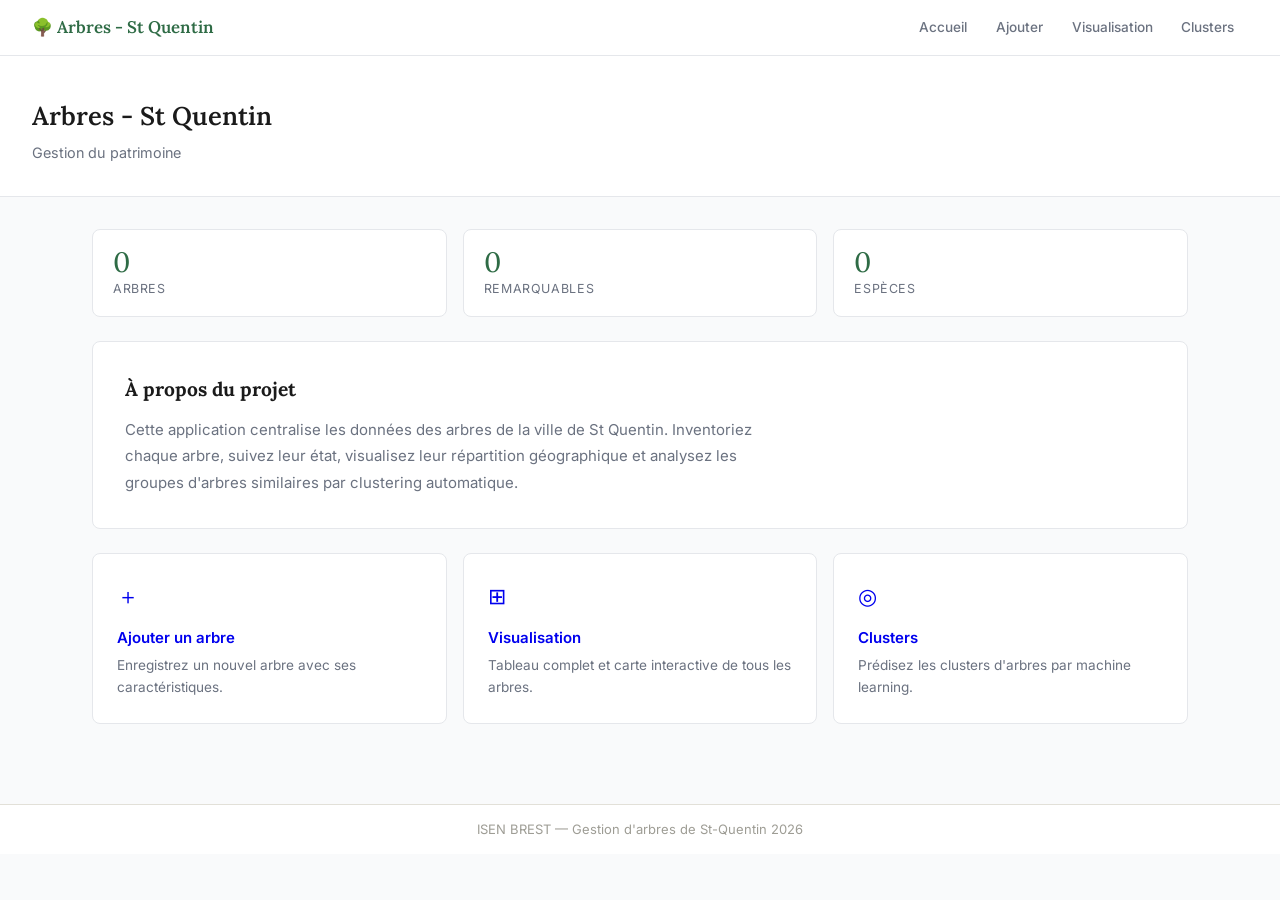
<file: page_web/index.html>
<!DOCTYPE html>
<html lang="fr">
<head>
  <meta charset="UTF-8">
  <meta name="viewport" content="width=device-width, initial-scale=1.0">
  <title>Arbres - St Quentin</title>
  <link rel="stylesheet" href="assets/style.css">
  <script src="assets/js/api.js"></script>
  <script src="assets/js/index.js"></script>
</head>
<body>

<nav class="nav">
  <a href="index.html" class="nav-brand">
    <span class="leaf">🌳</span>
    <span>Arbres - St Quentin</span>
  </a>
  <ul class="nav-links">
    <li><a href="index.html" class="Accueil">Accueil</a></li>
    <li><a href="ajouter.html" class="Ajouter">Ajouter</a></li>
    <li><a href="visualisation.html" class="Visualisation">Visualisation</a></li>
    <li><a href="clusters.html" class="Clusters">Clusters</a></li>
  </ul>
</nav>

<div class="page-header">
  <h1>Arbres - St Quentin</h1>
  <p>Gestion du patrimoine</p> 
</div>

<div class="container">

  <!-- Stats -->
  <div class="stats-row">
    <div class="stat">
      <div class="val" id="arbres-count">0</div>
      <div class="lbl">Arbres</div>
    </div>
    <div class="stat">
      <div class="val" id="remarquables-count">0</div>
      <div class="lbl">Remarquables</div>
    </div>
    <div class="stat">
      <div class="val" id="especes-count">0</div>
      <div class="lbl">Espèces</div>
    </div>
  </div>

  <!-- Description -->
  <div class="card home-about-card">
    <h2 class="home-about-title">À propos du projet</h2>
    <p class="home-about-text">
      Cette application centralise les données des arbres de la ville de St Quentin.
      Inventoriez chaque arbre, suivez leur état, visualisez leur répartition géographique et analysez 
      les groupes d'arbres similaires par clustering automatique.
    </p>
  </div>

  <!-- Navigation cards -->
  <div class="home-nav-grid">

    <a href="ajouter.html" class="card home-nav-card">
      <div class="home-nav-icon">＋</div>
      <div class="home-nav-title">Ajouter un arbre</div>
      <div class="home-nav-desc">Enregistrez un nouvel arbre avec ses caractéristiques.</div>
    </a>

    <a href="visualisation.html" class="card home-nav-card">
      <div class="home-nav-icon">⊞</div>
      <div class="home-nav-title">Visualisation</div>
      <div class="home-nav-desc">Tableau complet et carte interactive de tous les arbres.</div>
    </a>

    <a href="clusters.html" class="card home-nav-card">
      <div class="home-nav-icon">◎</div>
      <div class="home-nav-title">Clusters</div>
      <div class="home-nav-desc">Prédisez les clusters d'arbres par machine learning.</div>
    </a>

  </div>

</div>

<footer style="border-top: 0.5px solid #e2e0d8; padding: 14px 24px; text-align: center;">
  <p style="font-size: 13px; color: #9e9d95; margin: 0;">
    ISEN BREST — Gestion d'arbres de St-Quentin 2026
  </p>
</footer>


</body>
</html>
</file>
<file: page_web/assets/style.css>
@import url('https://fonts.googleapis.com/css2?family=Inter:wght@300;400;500;600&family=Lora:ital,wght@0,400;0,600;1,400&display=swap');

:root {
  --green:   #2e6b45;
  --green-lt:#e8f2ec;
  --text:    #1a1a1a;
  --muted:   #6b7280;
  --border:  #e5e7eb;
  --bg:      #f9fafb;
  --white:   #ffffff;
  --radius:  8px;
}

*, *::before, *::after {
  box-sizing: border-box;
  margin: 0;
  padding: 0;
}

html {
  scroll-behavior: smooth;
}

body {
  font-family: 'Inter', sans-serif;
  font-size: 15px;
  line-height: 1.6;
  color: var(--text);
  background: var(--bg);
}

/* ── NAV ── */
.nav {
  height: 56px;
  background: var(--white);
  border-bottom: 1px solid var(--border);
  display: flex;
  align-items: center;
  justify-content: space-between;
  padding: 0 2rem;
  position: sticky;
  top: 0;
  z-index: 100;
}

.nav-brand {
  font-family: 'Lora', serif;
  font-size: 1.05rem;
  color: var(--green);
  text-decoration: none;
  font-weight: 600;
}

.nav-links {
  display: flex;
  list-style: none;
  gap: .1rem;
}

.nav-links a {
  display: block;
  padding: .4rem .85rem;
  border-radius: 6px;
  font-size: .85rem;
  font-weight: 500;
  color: var(--muted);
  text-decoration: none;
  transition: background .15s, color .15s;
}

.nav-links a:hover {
  background: var(--bg);
  color: var(--text);
}

.nav-links a.active {
  background: var(--green-lt);
  color: var(--green);
}

/* ── PAGE HEADER ── */
.page-header {
  padding: 2.5rem 2rem 2rem;
  border-bottom: 1px solid var(--border);
  background: var(--white);
}

.page-header h1 {
  font-family: 'Lora', serif;
  font-size: 1.6rem;
  font-weight: 600;
  color: var(--text);
  margin-bottom: .25rem;
}

.page-header p {
  color: var(--muted);
  font-size: .9rem;
}

/* ── CONTAINER ── */
.container {
  max-width: 1160px;
  margin: 0 auto;
  padding: 2rem;
}

/* ── BUTTONS ── */
.btn {
  display: inline-flex;
  align-items: center;
  gap: .4rem;
  padding: .55rem 1.2rem;
  border-radius: var(--radius);
  font-family: 'Inter', sans-serif;
  font-size: .875rem;
  font-weight: 500;
  cursor: pointer;
  border: 1px solid transparent;
  text-decoration: none;
  transition: all .15s;
  white-space: nowrap;
}

.btn-primary {
  background: var(--green);
  color: #fff;
  border-color: var(--green);
}

.btn-primary:hover {
  background: #255939;
}

.btn-ghost {
  background: transparent;
  color: var(--muted);
  border-color: var(--border);
}

.btn-ghost:hover {
  background: var(--bg);
  color: var(--text);
}

.btn-sm {
  padding: .4rem .9rem;
  font-size: .8rem;
}

.btn-lg {
  padding: .75rem 1.6rem;
  font-size: .95rem;
}

.btn-xs {
  padding: .3rem .6rem;
  font-size: .75rem;
}

.btn-danger {
  background: #d32f2f;
  color: #fff;
  border-color: #d32f2f;
}

.btn-danger:hover {
  background: #c62828;
}

/* ── CARD ── */
.card {
  background: var(--white);
  border: 1px solid var(--border);
  border-radius: var(--radius);
}

/* ── STATS ── */
.stats-row {
  display: grid;
  grid-template-columns: repeat(auto-fit, minmax(140px, 1fr));
  gap: 1rem;
  margin-bottom: 1.5rem;
}

.stat {
  background: var(--white);
  border: 1px solid var(--border);
  border-radius: var(--radius);
  padding: 1.1rem 1.25rem;
}

.stat .val {
  font-family: 'Lora', serif;
  font-size: 1.75rem;
  color: var(--color, var(--green));
  line-height: 1;
  margin-bottom: .2rem;
}

.stat .lbl {
  font-size: .78rem;
  color: var(--muted);
  text-transform: uppercase;
  letter-spacing: .05em;
}

/* ── TABLE ── */
.table-wrap { overflow-x: auto; }

.table-bar {
  padding: 1rem 1.25rem;
  display: flex;
  align-items: center;
  justify-content: space-between;
  gap: 1rem;
  border-bottom: 1px solid var(--border);
  flex-wrap: wrap;
}

.table-bar h2 {
  font-size: .95rem;
  font-weight: 600;
}

table {
  width: 100%;
  border-collapse: collapse;
  font-size: .845rem;
}

th {
  padding: .65rem 1rem;
  text-align: left;
  font-size: .75rem;
  font-weight: 600;
  text-transform: uppercase;
  letter-spacing: .06em;
  color: var(--muted);
  border-bottom: 1px solid var(--border);
  white-space: nowrap;
  background: var(--bg);
}

td {
  padding: .7rem 1rem;
  border-bottom: 1px solid var(--border);
  color: var(--text);
  vertical-align: middle;
}

tbody tr:last-child td {
  border-bottom: none;
}

tbody tr:hover {
  background: var(--bg);
}

tbody tr.arbre-row {
  cursor: pointer;
  transition: background .1s;
}

tbody tr.arbre-row:hover {
  background: #e8f2ec;
}

/* ── BADGE ── */
.badge {
  display: inline-flex;
  align-items: center;
  gap: .25rem;
  padding: .2rem .55rem;
  border-radius: 20px;
  font-size: .75rem;
  font-weight: 500;
}
.badge-green {
  background: #d1fae5;
  color: #065f46;
}

.badge-gray {
  background: #f3f4f6;
  color: #6b7280;
}

.badge-yellow {
  background: #fef3c7;
  color: #92400e;
}

.badge-red {
  background: #fee2e2;
  color: #991b1b;
}

/* ── SEARCH ── */
.search {
  padding: .5rem .9rem;
  border: 1px solid var(--border);
  border-radius: var(--radius);
  font-family: 'Inter', sans-serif;
  font-size: .85rem;
  outline: none;
  background: var(--bg);
  transition: border-color .15s;
  width: 200px;
}
.search:focus {
  border-color: var(--green);
  background: var(--white);
}

/* ── FORM ── */
.form-wrap { max-width: 780px; margin: 0 auto; }

.form-section {
  font-size: .75rem;
  font-weight: 600;
  text-transform: uppercase;
  letter-spacing: .08em;
  color: var(--muted);
  padding: 1.5rem 1.5rem .75rem;
  border-top: 1px solid var(--border);
}

.form-section:first-child { border-top: none; padding-top: 1.5rem; }

.form-body { padding: 0 1.5rem 1.5rem; }

.form-grid {
  display: grid;
  grid-template-columns: 1fr 1fr;
  gap: 1rem;
}

.form-grid.g3 {
  grid-template-columns: 1fr 1fr 1fr;
}

.form-grid.g1 {
  grid-template-columns: 1fr;
}

.span2 {
  grid-column: span 2;
}

.field {
  display: flex;
  flex-direction: column;
  gap: .35rem;
}

label {
  font-size: .78rem;
  font-weight: 500;
  color: var(--muted);
}

input[type="text"],
input[type="number"],
select {
  font-family: 'Inter', sans-serif;
  font-size: .875rem;
  padding: .55rem .85rem;
  border: 1px solid var(--border);
  border-radius: var(--radius);
  background: var(--white);
  color: var(--text);
  outline: none;
  transition: border-color .15s;
  width: 100%;
}

input:focus,
select:focus {
  border-color: var(--green);
}

select {
  appearance: none;
  background-image: url("data:image/svg+xml,%3Csvg xmlns='http://www.w3.org/2000/svg' width='10' height='6' viewBox='0 0 10 6'%3E%3Cpath d='M1 1l4 4 4-4' stroke='%236b7280' stroke-width='1.5' fill='none' stroke-linecap='round'/%3E%3C/svg%3E");
  background-repeat: no-repeat;
  background-position: right .85rem center;
  padding-right: 2.25rem;
  cursor: pointer;
}

.checkbox-row {
  display: flex;
  align-items: center;
  gap: .55rem;
  padding: .55rem .85rem;
  border: 1px solid var(--border);
  border-radius: var(--radius);
  cursor: pointer;
  background: var(--white);
}
.checkbox-row input {
  width: 15px;
  height: 15px;
  accent-color: var(--green);
  cursor: pointer;
}

.checkbox-row span {
  font-size: .875rem;
  color: var(--text);
}

.form-footer {
  display: flex;
  justify-content: flex-end;
  gap: .75rem;
  padding: 1.25rem 1.5rem;
  border-top: 1px solid var(--border);
  background: var(--bg);
  border-radius: 0 0 var(--radius) var(--radius);
}

/* ── ALERT ── */
.alert {
  padding: .85rem 1.1rem;
  border-radius: var(--radius);
  font-size: .875rem;
  display: flex;
  align-items: center;
  gap: .6rem;
  margin-bottom: 1.25rem;
}
.alert-ok {
  background: #d1fae5;
  border: 1px solid #a7f3d0;
  color: #065f46;
}

.alert-err {
  background: #fee2e2;
  border: 1px solid #fca5a5;
  color: #991b1b;
}

/* ── MAP ── */
#map,
#map-clusters {
  border-radius: var(--radius);
  border: 1px solid var(--border);
}

/* ── TABS ── */
.tabs {
  display: flex;
  border-bottom: 1px solid var(--border);
  margin-bottom: 1.5rem;
}
.tab-btn {
  padding: .6rem 1.1rem;
  border: none;
  background: none;
  font-family: 'Inter', sans-serif;
  font-size: .875rem;
  font-weight: 500;
  color: var(--muted);
  cursor: pointer;
  border-bottom: 2px solid transparent;
  margin-bottom: -1px;
  transition: color .15s, border-color .15s;
}

.tab-btn.active {
  color: var(--green);
  border-bottom-color: var(--green);
}

.tab-panel {
  display: none;
}

.tab-panel.active {
  display: block;
}

/* ── CLUSTER LEGEND ── */
.legend {
  display: flex;
  flex-wrap: wrap;
  gap: .6rem;
  padding: .85rem 1.1rem;
  background: var(--white);
  border: 1px solid var(--border);
  border-radius: var(--radius);
  margin-bottom: 1rem;
  font-size: .835rem;
}
.legend-dot {
  width: 10px;
  height: 10px;
  border-radius: 50%;
  flex-shrink: 0;
  background: var(--bg, currentColor);
}

.legend-item {
  display: flex;
  align-items: center;
  gap: .35rem;
  color: var(--muted);
}

/* ── VISUALISATION PAGE ── */
.viz-table-actions {
  display: flex;
  gap: .6rem;
  align-items: center;
}

.viz-empty-cell {
  text-align: center;
  padding: 2rem;
  color: var(--muted);
}

.viz-empty-link {
  color: var(--green);
}

.viz-id-cell {
  color: var(--muted);
}

.viz-species-cell {
  font-style: italic;
}

.viz-coord-cell {
  font-variant-numeric: tabular-nums;
  font-size: .8rem;
}

.viz-row-count {
  padding: .65rem 1.25rem;
  font-size: .8rem;
  color: var(--muted);
  border-top: 1px solid var(--border);
}

.viz-map {
  height: 600px;
  margin-bottom: 1.5rem;
}

.viz-cta-row {
  margin-top: 1.5rem;
  display: flex;
  justify-content: flex-end;
}

.viz-map-dot {
  width: 10px;
  height: 10px;
  background: #2e6b45;
  border: 2px solid #fff;
  border-radius: 50%;
  box-shadow: 0 1px 3px rgba(0,0,0,.3);
}

.viz-tooltip-wrap {
  font-family: 'Inter', sans-serif;
  font-size: .82rem;
  min-width: 160px;
}

.viz-tooltip-title {
  font-weight: 600;
  margin-bottom: .4rem;
  font-style: italic;
}

.viz-tooltip-table {
  border-collapse: collapse;
}

.viz-tooltip-key {
  padding: .15rem .5rem .15rem 0;
  color: #6b7280;
  font-size: .78rem;
  white-space: nowrap;
}

/* ── HOME PAGE ── */
.home-about-card {
  padding: 2rem;
  margin-bottom: 1.5rem;
}

.home-about-title {
  font-family: 'Lora', serif;
  font-size: 1.2rem;
  margin-bottom: .75rem;
}

.home-about-text {
  color: var(--muted);
  max-width: 640px;
  line-height: 1.75;
}

.home-nav-grid {
  display: grid;
  grid-template-columns: repeat(auto-fit, minmax(220px, 1fr));
  gap: 1rem;
}

.home-nav-card {
  padding: 1.5rem;
  text-decoration: none;
  display: block;
  transition: border-color .15s;
}

.home-nav-icon {
  font-size: 1.4rem;
  margin-bottom: .75rem;
}

.home-nav-title {
  font-weight: 600;
  margin-bottom: .35rem;
}

.home-nav-desc {
  font-size: .85rem;
  color: var(--muted);
}

/* ── FOOTER ── */
footer {
  border-top: 1px solid var(--border);
  text-align: center;
  padding: 1.5rem;
  font-size: .8rem;
  color: var(--muted);
  margin-top: 3rem;
  background: var(--white);
}

.form-group {
  margin-bottom: 1rem;
}

.form-group label {
  display: block;
  margin-bottom: 0.4rem;
  font-weight: 600;
  font-size: 0.9rem;
}

.form-group input,
.form-group select {
  width: 100%;
  padding: 0.6rem;
  border: 1px solid var(--border);
  border-radius: 4px;
  font-size: 0.9rem;
}

.form-row {
  display: grid;
  grid-template-columns: 1fr 1fr 1fr;
  gap: 1rem;
}

.form-row .form-group {
  margin-bottom: 12px;
}

.form-group-full {
  grid-column: span 2;
}

.form-no-margin {
  margin-bottom: 0;
}

.form-group-sm {
  max-width: 280px;
  margin-bottom: 1rem;
}
.prediction-box {
  background: var(--surface);
  border-left: 4px solid var(--blue);
  padding: 1.5rem;
  border-radius: 4px;
}

.prediction-box h3 {
  margin-top: 0;
  margin-bottom: 0.8rem;
}

.result-item {
  display: flex;
  justify-content: space-between;
  margin-bottom: 0.6rem;
}

.result-label {
  color: var(--muted);
  font-weight: 500;
}

.result-value {
  font-weight: 600;
}

.result-success {
  color: #10b981;
  font-size: 1.1rem;
}

/* ── CLUSTERS PAGE ── */
.card-primary {
  margin-bottom: 2rem;
  padding: 16px;
}

.card-nested {
  margin-bottom: 1rem;
  padding: 16px;
}

.card-description {
  color: var(--muted);
  font-size: 0.9rem;
  margin-bottom: 1rem;
}

.card-description-lg {
  color: var(--muted);
  font-size: 0.9rem;
  margin-bottom: 1.5rem;
}

.section-title {
  margin-top: 0;
  margin-bottom: .75rem;
}

.divider-spaced {
  margin: 2rem 0;
  border: 0;
  height: 1px;
  background: var(--border);
}

.map-container {
  height: 500px;
  margin-bottom: 1.5rem;
}

.form-reset-margin {
  margin: 0;
}

.legend-label {
  font-size: .75rem;
  font-weight: 600;
  text-transform: uppercase;
  letter-spacing: .06em;
  margin-right: .25rem;
}

.table-id-cell {
  color: var(--muted);
}

.table-species-cell {
  font-style: italic;
}

.table-cluster-badge {
  display: inline-flex;
  align-items: center;
  gap: .3rem;
  padding: .18rem .55rem;
  border-radius: 20px;
  font-size: .75rem;
  font-weight: 600;
  background: color-mix(in srgb, var(--bg, #000) 10%, transparent);
  color: var(--txt, var(--text));
  border: 1px solid color-mix(in srgb, var(--bg, #000) 25%, transparent);
}

.table-badge-dot {
  width: 7px;
  height: 7px;
  border-radius: 50%;
  background: var(--dot-bg, currentColor);
}

.map-marker-icon {
  width: 12px;
  height: 12px;
  border: 2px solid white;
  border-radius: 50%;
  box-shadow: 0 1px 3px rgba(0,0,0,.3);
  background: var(--marker-bg, #2e6b45);
}

.map-tooltip {
  font-family: 'Inter', sans-serif;
  font-size: .82rem;
}

.map-tooltip-title {
  font-weight: 600;
  margin-bottom: .4rem;
  font-style: italic;
}

.map-tooltip-table {
  border-collapse: collapse;
}

.map-tooltip-cell {
  padding: .15rem .5rem .15rem 0;
  color: #6b7280;
  font-size: .78rem;
}

/* ── AJOUTER PAGE ── */
.alert-link {
  color: inherit;
  font-weight: 600;
  text-decoration: none;
}

.form-grid-margin {
  margin-bottom: 1rem;
}

.map-description {
  font-size: .8rem;
  color: var(--muted);
  margin-bottom: .6rem;
}

.map-picker {
  height: 300px;
}
</file>
